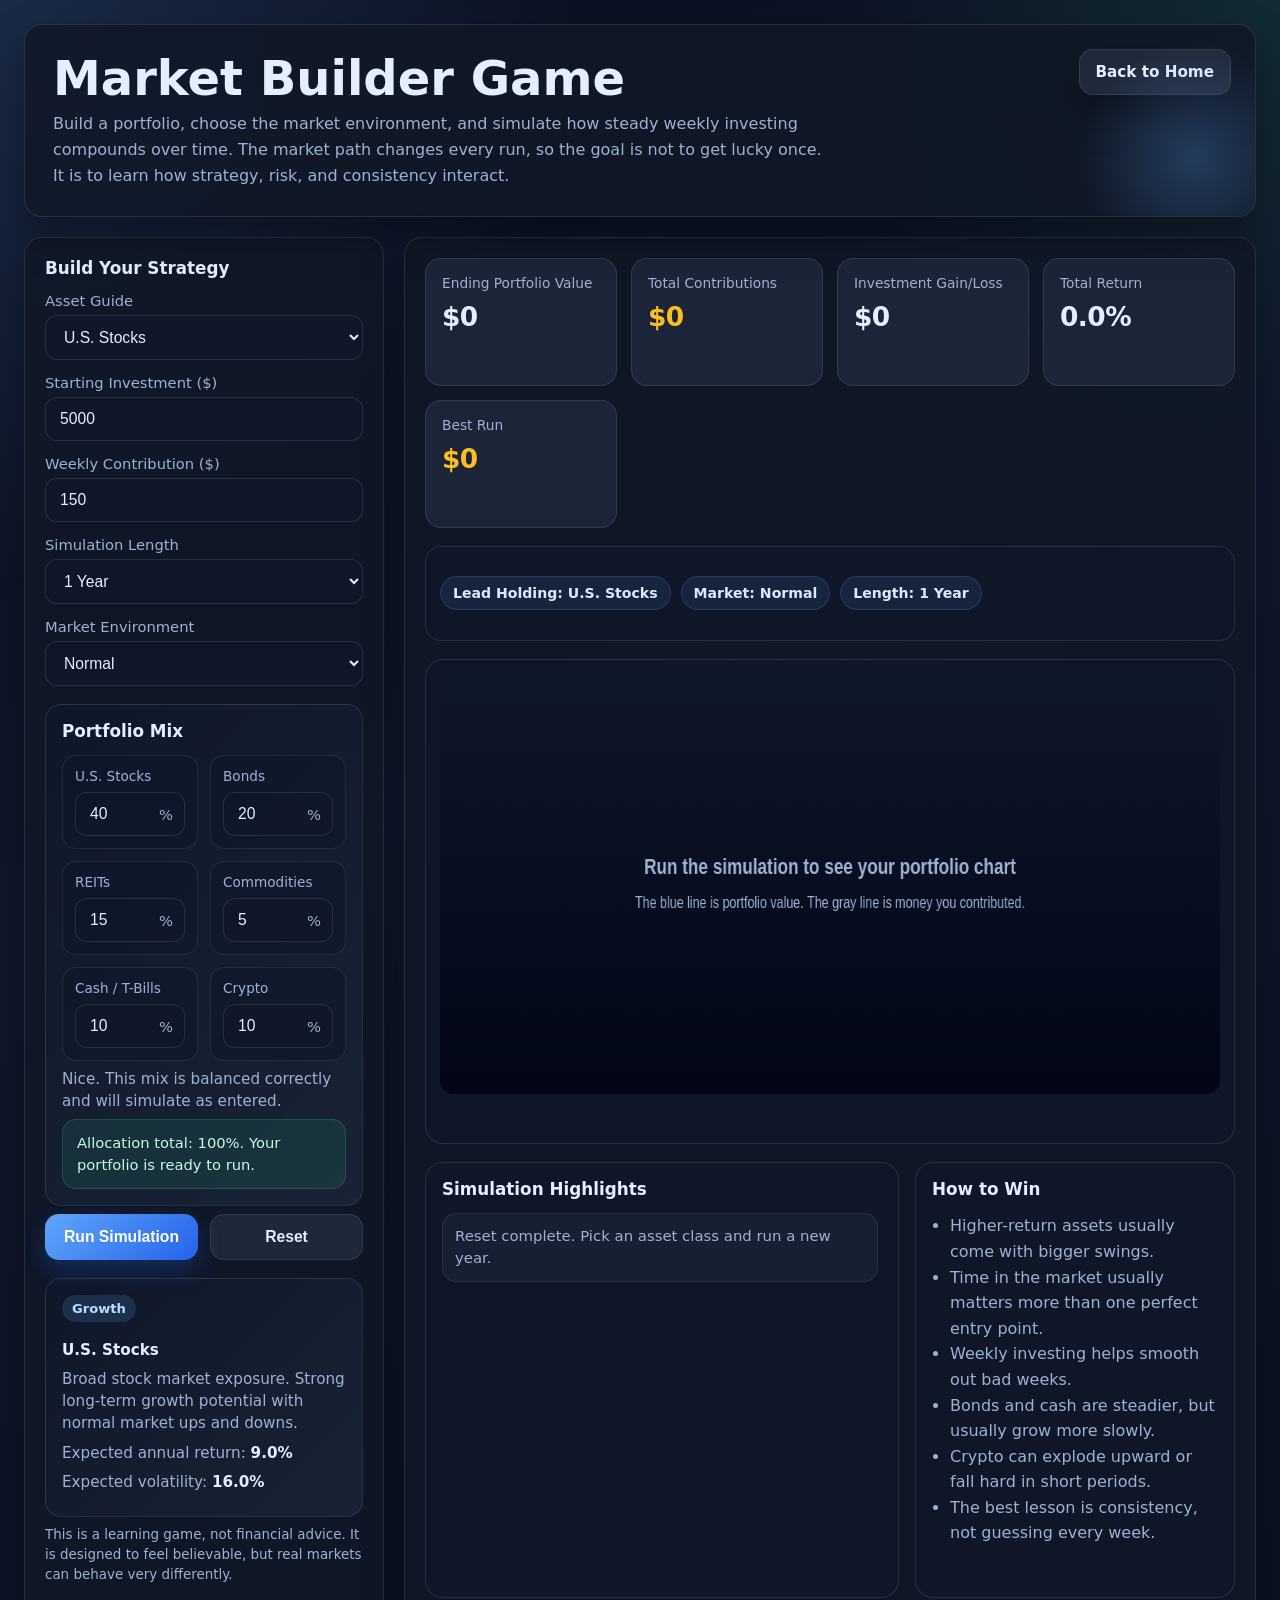
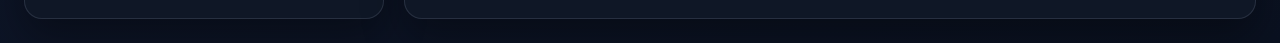
<file: AI.html>
<!DOCTYPE html>
<html lang="en">
<head>
  <meta charset="UTF-8" />
  <meta name="viewport" content="width=device-width, initial-scale=1.0" />
  <title>Market Builder Game</title>
  <style>
    :root {
      --bg: #0b1020;
      --panel: rgba(17, 24, 39, 0.88);
      --panel-2: rgba(30, 41, 59, 0.85);
      --text: #e5eefc;
      --muted: #9fb1d1;
      --accent: #60a5fa;
      --accent-2: #34d399;
      --danger: #f87171;
      --gold: #fbbf24;
      --border: rgba(148, 163, 184, 0.18);
      --shadow: 0 18px 40px rgba(0, 0, 0, 0.35);
      --radius: 18px;
    }

    * { box-sizing: border-box; }

    body {
      margin: 0;
      font-family: Inter, system-ui, -apple-system, BlinkMacSystemFont, "Segoe UI", sans-serif;
      color: var(--text);
      background:
        radial-gradient(circle at top left, rgba(96, 165, 250, 0.18), transparent 28%),
        radial-gradient(circle at top right, rgba(52, 211, 153, 0.12), transparent 22%),
        linear-gradient(160deg, #0b1020 0%, #10182d 45%, #0a1120 100%);
      min-height: 100vh;
      padding: 24px;
    }

    .app {
      max-width: 1280px;
      margin: 0 auto;
      display: grid;
      gap: 20px;
    }

    .hero {
      background: linear-gradient(135deg, rgba(15, 23, 42, 0.9), rgba(30, 41, 59, 0.8));
      border: 1px solid var(--border);
      border-radius: 24px;
      padding: 28px;
      box-shadow: var(--shadow);
      overflow: hidden;
      position: relative;
    }

    .hero::after {
      content: "";
      position: absolute;
      right: -60px;
      bottom: -60px;
      width: 240px;
      height: 240px;
      border-radius: 50%;
      background: radial-gradient(circle, rgba(96, 165, 250, 0.25), transparent 68%);
      pointer-events: none;
    }

    .hero-link {
      position: absolute;
      top: 24px;
      right: 24px;
      display: inline-flex;
      align-items: center;
      justify-content: center;
      min-height: 46px;
      padding: 0 16px;
      border-radius: 14px;
      background: rgba(148, 163, 184, 0.12);
      color: var(--text);
      border: 1px solid rgba(148, 163, 184, 0.16);
      box-shadow: var(--shadow);
      font-size: 0.95rem;
      font-weight: 700;
      text-decoration: none;
      transition: transform 0.15s ease, opacity 0.15s ease, box-shadow 0.15s ease;
    }

    .hero-link:hover { transform: translateY(-1px); }
    .hero-link:active { transform: translateY(1px); }

    h1 {
      margin: 0 0 8px;
      font-size: 2.6rem;
      font-size: clamp(2rem, 4vw, 3rem);
      line-height: 1.05;
    }

    .subtitle {
      margin: 0;
      max-width: 780px;
      color: var(--muted);
      font-size: 1rem;
      line-height: 1.6;
    }

    .content {
      display: grid;
      grid-template-columns: 360px 1fr;
      gap: 20px;
    }

    .panel {
      background: var(--panel);
      border: 1px solid var(--border);
      border-radius: var(--radius);
      box-shadow: var(--shadow);
    }

    .controls {
      padding: 20px;
    }

    .section-title {
      margin: 0 0 14px;
      font-size: 1.05rem;
    }

    .grid {
      display: grid;
      gap: 14px;
    }

    .allocation-grid {
      display: grid;
      grid-template-columns: repeat(2, minmax(0, 1fr));
      gap: 12px;
    }

    .mini-field {
      padding: 12px;
      border-radius: 14px;
      background: rgba(15, 23, 42, 0.58);
      border: 1px solid rgba(148, 163, 184, 0.14);
    }

    .mini-field label {
      margin-bottom: 8px;
      font-size: 0.85rem;
    }

    .suffix-input {
      position: relative;
    }

    .suffix-input input {
      padding-right: 36px;
    }

    .suffix {
      position: absolute;
      right: 12px;
      top: 50%;
      transform: translateY(-50%);
      color: var(--muted);
      font-size: 0.92rem;
      pointer-events: none;
    }

    label {
      display: block;
      font-size: 0.92rem;
      color: var(--muted);
      margin-bottom: 6px;
    }

    input, select {
      width: 100%;
      padding: 12px 14px;
      border-radius: 12px;
      border: 1px solid rgba(148, 163, 184, 0.18);
      background: rgba(15, 23, 42, 0.88);
      color: var(--text);
      outline: none;
      font-size: 0.98rem;
      transition: border-color 0.15s ease, transform 0.15s ease;
    }

    input:focus, select:focus {
      border-color: rgba(96, 165, 250, 0.8);
      transform: translateY(-1px);
    }

    .button-row {
      display: grid;
      grid-template-columns: 1fr 1fr;
      gap: 12px;
      margin-top: 8px;
    }

    button {
      border: none;
      border-radius: 14px;
      padding: 13px 16px;
      font-size: 0.98rem;
      font-weight: 700;
      cursor: pointer;
      transition: transform 0.15s ease, opacity 0.15s ease, box-shadow 0.15s ease;
    }

    button:hover { transform: translateY(-1px); }
    button:active { transform: translateY(1px); }

    .primary {
      background: linear-gradient(135deg, var(--accent), #2563eb);
      color: white;
      box-shadow: 0 10px 24px rgba(37, 99, 235, 0.28);
    }

    .secondary {
      background: rgba(148, 163, 184, 0.12);
      color: var(--text);
      border: 1px solid rgba(148, 163, 184, 0.16);
    }

    .asset-info {
      margin-top: 18px;
      padding: 16px;
      border-radius: 16px;
      background: linear-gradient(135deg, rgba(15, 23, 42, 0.9), rgba(30, 41, 59, 0.7));
      border: 1px solid rgba(148, 163, 184, 0.16);
    }

    .asset-badge {
      display: inline-block;
      padding: 6px 10px;
      border-radius: 999px;
      font-size: 0.82rem;
      font-weight: 700;
      margin-bottom: 10px;
      background: rgba(96, 165, 250, 0.16);
      color: #bfdbfe;
    }

    .asset-info p {
      margin: 7px 0;
      color: var(--muted);
      line-height: 1.45;
      font-size: 0.95rem;
    }

    .main {
      padding: 20px;
      display: grid;
      gap: 18px;
    }

    .cards {
      display: grid;
      grid-template-columns: repeat(auto-fit, minmax(180px, 1fr));
      gap: 14px;
    }

    .card {
      background: var(--panel-2);
      border: 1px solid var(--border);
      border-radius: 16px;
      padding: 16px;
      min-height: 110px;
    }

    .card-label {
      color: var(--muted);
      font-size: 0.86rem;
      margin-bottom: 10px;
    }

    .card-value {
      font-size: 1.65rem;
      font-weight: 800;
      letter-spacing: -0.02em;
    }

    .green { color: var(--accent-2); }
    .red { color: var(--danger); }
    .gold { color: var(--gold); }

    .scenario-strip {
      display: flex;
      flex-wrap: wrap;
      gap: 10px;
      align-items: center;
      padding: 12px 14px;
      border-radius: 16px;
      background: rgba(15, 23, 42, 0.72);
      border: 1px solid var(--border);
    }

    .scenario-pill {
      padding: 8px 12px;
      border-radius: 999px;
      background: rgba(96, 165, 250, 0.1);
      border: 1px solid rgba(96, 165, 250, 0.18);
      color: #dbeafe;
      font-size: 0.88rem;
      font-weight: 700;
    }

    .status-banner {
      padding: 12px 14px;
      border-radius: 14px;
      border: 1px solid rgba(52, 211, 153, 0.2);
      background: rgba(52, 211, 153, 0.1);
      color: #c7f9e8;
      font-size: 0.92rem;
      line-height: 1.5;
    }

    .status-banner.invalid {
      border-color: rgba(248, 113, 113, 0.25);
      background: rgba(248, 113, 113, 0.1);
      color: #fecaca;
    }

    .chart-wrap {
      background: rgba(15, 23, 42, 0.75);
      border: 1px solid var(--border);
      border-radius: 18px;
      padding: 14px;
    }

    canvas {
      width: 100%;
      height: 420px;
      display: block;
      border-radius: 14px;
      background: linear-gradient(180deg, rgba(15, 23, 42, 0.75), rgba(2, 6, 23, 0.9));
    }

    .lower-grid {
      display: grid;
      grid-template-columns: 1fr 320px;
      gap: 16px;
    }

    .log, .tips {
      background: rgba(15, 23, 42, 0.78);
      border: 1px solid var(--border);
      border-radius: 18px;
      padding: 16px;
    }

    .log-list {
      max-height: 240px;
      overflow: auto;
      display: grid;
      gap: 10px;
      padding-right: 4px;
    }

    .log-item {
      border: 1px solid rgba(148, 163, 184, 0.12);
      background: rgba(30, 41, 59, 0.6);
      border-radius: 14px;
      padding: 12px;
      line-height: 1.45;
      color: var(--muted);
      font-size: 0.93rem;
    }

    .tips ul {
      margin: 8px 0 0;
      padding-left: 18px;
      color: var(--muted);
      line-height: 1.6;
    }

    .tiny {
      color: var(--muted);
      font-size: 0.84rem;
      margin-top: 8px;
      line-height: 1.5;
    }

    @media (max-width: 1050px) {
      .content,
      .lower-grid {
        grid-template-columns: 1fr;
      }

      .cards {
        grid-template-columns: repeat(2, minmax(0, 1fr));
      }
    }

    @media (max-width: 640px) {
      body { padding: 14px; }
      .hero, .controls, .main { padding: 16px; }
      .cards { grid-template-columns: 1fr; }
      .button-row { grid-template-columns: 1fr; }
      canvas { height: 320px; }
      .hero-link {
        top: 16px;
        right: 16px;
      }
    }
  </style>
</head>
<body>
  <div class="app">
    <section class="hero panel">
      <a class="hero-link" href="index.html">Back to Home</a>
      <h1>Market Builder Game</h1>
      <p class="subtitle">
        Build a portfolio, choose the market environment, and simulate how steady weekly investing compounds over time.
        The market path changes every run, so the goal is not to get lucky once. It is to learn how strategy, risk, and consistency interact.
      </p>
    </section>

    <section class="content">
      <aside class="panel controls">
        <h2 class="section-title">Build Your Strategy</h2>
        <div class="grid">
          <div>
            <label for="asset">Asset Guide</label>
            <select id="asset"></select>
          </div>

          <div>
            <label for="initialInvestment">Starting Investment ($)</label>
            <input id="initialInvestment" type="number" min="0" step="100" value="5000" />
          </div>

          <div>
            <label for="weeklyContribution">Weekly Contribution ($)</label>
            <input id="weeklyContribution" type="number" min="0" step="10" value="150" />
          </div>

          <div>
            <label for="simulationLength">Simulation Length</label>
            <select id="simulationLength">
              <option value="1" selected>1 Year</option>
              <option value="3">3 Years</option>
              <option value="5">5 Years</option>
            </select>
          </div>

          <div>
            <label for="marketMood">Market Environment</label>
            <select id="marketMood">
              <option value="normal" selected>Normal</option>
              <option value="bull">Bull Market</option>
              <option value="bear">Bear Market</option>
              <option value="volatile">High Volatility</option>
            </select>
          </div>
        </div>

        <div class="asset-info">
          <h3 class="section-title">Portfolio Mix</h3>
          <div class="allocation-grid">
            <div class="mini-field">
              <label for="alloc-usStocks">U.S. Stocks</label>
              <div class="suffix-input">
                <input id="alloc-usStocks" type="number" min="0" max="100" step="1" value="40" />
                <span class="suffix">%</span>
              </div>
            </div>
            <div class="mini-field">
              <label for="alloc-bonds">Bonds</label>
              <div class="suffix-input">
                <input id="alloc-bonds" type="number" min="0" max="100" step="1" value="20" />
                <span class="suffix">%</span>
              </div>
            </div>
            <div class="mini-field">
              <label for="alloc-reits">REITs</label>
              <div class="suffix-input">
                <input id="alloc-reits" type="number" min="0" max="100" step="1" value="15" />
                <span class="suffix">%</span>
              </div>
            </div>
            <div class="mini-field">
              <label for="alloc-commodities">Commodities</label>
              <div class="suffix-input">
                <input id="alloc-commodities" type="number" min="0" max="100" step="1" value="5" />
                <span class="suffix">%</span>
              </div>
            </div>
            <div class="mini-field">
              <label for="alloc-cash">Cash / T-Bills</label>
              <div class="suffix-input">
                <input id="alloc-cash" type="number" min="0" max="100" step="1" value="10" />
                <span class="suffix">%</span>
              </div>
            </div>
            <div class="mini-field">
              <label for="alloc-crypto">Crypto</label>
              <div class="suffix-input">
                <input id="alloc-crypto" type="number" min="0" max="100" step="1" value="10" />
                <span class="suffix">%</span>
              </div>
            </div>
          </div>
          <p class="tiny" id="allocationHint">Your portfolio mix should add up to 100%.</p>
          <div class="status-banner" id="allocationStatus">Allocation total: 100%. Your portfolio is ready to run.</div>
        </div>

        <div class="button-row">
          <button id="runBtn" class="primary">Run Simulation</button>
          <button id="resetBtn" class="secondary">Reset</button>
        </div>

        <div class="asset-info" id="assetInfo"></div>

        <p class="tiny">
          This is a learning game, not financial advice. It is designed to feel believable, but real markets can behave very differently.
        </p>
      </aside>

      <main class="panel main">
        <div class="cards">
          <div class="card">
            <div class="card-label">Ending Portfolio Value</div>
            <div class="card-value" id="endingValue">$0</div>
          </div>
          <div class="card">
            <div class="card-label">Total Contributions</div>
            <div class="card-value gold" id="totalContributions">$0</div>
          </div>
          <div class="card">
            <div class="card-label">Investment Gain/Loss</div>
            <div class="card-value" id="investmentGain">$0</div>
          </div>
          <div class="card">
            <div class="card-label">Total Return</div>
            <div class="card-value" id="totalReturnPct">0.0%</div>
          </div>
          <div class="card">
            <div class="card-label">Best Run</div>
            <div class="card-value gold" id="bestRun">$0</div>
          </div>
        </div>

        <div class="scenario-strip" id="scenarioStrip">
          <div class="scenario-pill">Asset: U.S. Stocks</div>
          <div class="scenario-pill">Market: Normal</div>
          <div class="scenario-pill">Length: 1 Year</div>
        </div>

        <div class="chart-wrap">
          <canvas id="chart" width="1000" height="420"></canvas>
        </div>

        <div class="lower-grid">
          <section class="log">
            <h3 class="section-title">Simulation Highlights</h3>
            <div class="log-list" id="logList"></div>
          </section>

          <section class="tips">
            <h3 class="section-title">How to Win</h3>
            <ul>
              <li>Higher-return assets usually come with bigger swings.</li>
              <li>Time in the market usually matters more than one perfect entry point.</li>
              <li>Weekly investing helps smooth out bad weeks.</li>
              <li>Bonds and cash are steadier, but usually grow more slowly.</li>
              <li>Crypto can explode upward or fall hard in short periods.</li>
              <li>The best lesson is consistency, not guessing every week.</li>
            </ul>
          </section>
        </div>
      </main>
    </section>
  </div>

  <script>
    const assets = {
      usStocks: {
        name: "U.S. Stocks",
        annualReturn: 0.09,
        annualVol: 0.16,
        description: "Broad stock market exposure. Strong long-term growth potential with normal market ups and downs.",
        color: "#60a5fa",
        badge: "Growth",
        marketBeta: 1,
      },
      bonds: {
        name: "Bonds",
        annualReturn: 0.04,
        annualVol: 0.06,
        description: "More stable than stocks. Lower expected returns, but usually smaller swings.",
        color: "#34d399",
        badge: "Income",
        marketBeta: 0.35,
      },
      crypto: {
        name: "Crypto",
        annualReturn: 0.16,
        annualVol: 0.65,
        description: "Very high risk and very high upside. The wildest asset in the game by far.",
        color: "#f59e0b",
        badge: "Speculative",
        marketBeta: 1.8,
      },
      reits: {
        name: "Real Estate / REITs",
        annualReturn: 0.07,
        annualVol: 0.18,
        description: "Real estate exposure through market-traded funds. Income and growth, with stock-like movement.",
        color: "#a78bfa",
        badge: "Real Assets",
        marketBeta: 0.9,
      },
      commodities: {
        name: "Commodities",
        annualReturn: 0.05,
        annualVol: 0.2,
        description: "Exposure to raw materials like energy, metals, and agriculture. Can be useful, but choppy.",
        color: "#f97316",
        badge: "Inflation Hedge",
        marketBeta: 0.65,
      },
      cash: {
        name: "Cash / T-Bills",
        annualReturn: 0.025,
        annualVol: 0.01,
        description: "Very steady and low risk. Good for stability, but growth is usually modest.",
        color: "#94a3b8",
        badge: "Defensive",
        marketBeta: 0.05,
      }
    };

    const moodAdjustments = {
      normal: { returnShift: 0, volMult: 1, shockChance: 0.04 },
      bull: { returnShift: 0.04, volMult: 0.95, shockChance: 0.03 },
      bear: { returnShift: -0.07, volMult: 1.2, shockChance: 0.08 },
      volatile: { returnShift: 0, volMult: 1.5, shockChance: 0.12 }
    };

    const assetSelect = document.getElementById("asset");
    const initialInvestmentInput = document.getElementById("initialInvestment");
    const weeklyContributionInput = document.getElementById("weeklyContribution");
    const simulationLengthSelect = document.getElementById("simulationLength");
    const marketMoodSelect = document.getElementById("marketMood");
    const assetInfo = document.getElementById("assetInfo");
    const runBtn = document.getElementById("runBtn");
    const resetBtn = document.getElementById("resetBtn");
    const logList = document.getElementById("logList");
    const scenarioStrip = document.getElementById("scenarioStrip");
    const allocationHint = document.getElementById("allocationHint");
    const allocationStatus = document.getElementById("allocationStatus");

    const endingValueEl = document.getElementById("endingValue");
    const totalContributionsEl = document.getElementById("totalContributions");
    const investmentGainEl = document.getElementById("investmentGain");
    const totalReturnPctEl = document.getElementById("totalReturnPct");
    const bestRunEl = document.getElementById("bestRun");

    const canvas = document.getElementById("chart");
    const ctx = canvas.getContext("2d");

    const allocationKeys = ["usStocks", "bonds", "reits", "commodities", "cash", "crypto"];
    const allocationInputs = Object.fromEntries(
      allocationKeys.map(key => [key, document.getElementById(`alloc-${key}`)])
    );

    let state = {
      weeks: [],
      values: [],
      contributed: [],
      returns: [],
      events: [],
      years: 1,
      mix: {}
    };

    function formatMoney(value) {
      return new Intl.NumberFormat("en-US", {
        style: "currency",
        currency: "USD",
        maximumFractionDigits: 0
      }).format(value);
    }

    function formatPct(value) {
      return `${value.toFixed(1)}%`;
    }

    function populateAssets() {
      Object.entries(assets).forEach(([key, asset]) => {
        const option = document.createElement("option");
        option.value = key;
        option.textContent = asset.name;
        assetSelect.appendChild(option);
      });
      assetSelect.value = "usStocks";
      renderAssetInfo();
    }

    function renderAssetInfo() {
      const asset = assets[assetSelect.value];
      assetInfo.innerHTML = `
        <div class="asset-badge">${asset.badge}</div>
        <p><strong style="color: var(--text)">${asset.name}</strong></p>
        <p>${asset.description}</p>
        <p>Expected annual return: <strong style="color: var(--text)">${(asset.annualReturn * 100).toFixed(1)}%</strong></p>
        <p>Expected volatility: <strong style="color: var(--text)">${(asset.annualVol * 100).toFixed(1)}%</strong></p>
      `;
      renderScenarioStrip();
    }

    function getAllocations() {
      const raw = {};
      let total = 0;

      allocationKeys.forEach(key => {
        const value = Math.max(0, Number(allocationInputs[key].value) || 0);
        raw[key] = value;
        total += value;
      });

      const normalized = {};
      allocationKeys.forEach(key => {
        normalized[key] = total > 0 ? raw[key] / total : 0;
      });

      return {
        raw,
        normalized,
        total,
        valid: total === 100
      };
    }

    function updateAllocationStatus() {
      const allocationData = getAllocations();
      const total = allocationData.total;
      const difference = 100 - total;

      if (allocationData.valid) {
        allocationStatus.className = "status-banner";
        allocationStatus.textContent = "Allocation total: 100%. Your portfolio is ready to run.";
        allocationHint.textContent = "Nice. This mix is balanced correctly and will simulate as entered.";
      } else {
        allocationStatus.className = "status-banner invalid";
        allocationStatus.textContent = `Allocation total: ${total}%. ${difference > 0 ? `Add ${difference}% more.` : `Reduce by ${Math.abs(difference)}%.`}`;
        allocationHint.textContent = "Tip: keep the total at exactly 100% so your portfolio mix is intentional.";
      }
    }

    function renderScenarioStrip() {
      const moodLabel = marketMoodSelect.options[marketMoodSelect.selectedIndex].text;
      const years = Number(simulationLengthSelect.value) || 1;
      const yearLabel = `${years} Year${years > 1 ? "s" : ""}`;
      const allocationData = getAllocations();
      const topAssetKey = allocationKeys.reduce((best, key) => {
        if (!best) return key;
        return allocationData.raw[key] > allocationData.raw[best] ? key : best;
      }, "usStocks");
      const topAsset = assets[topAssetKey];

      scenarioStrip.innerHTML = `
        <div class="scenario-pill">Lead Holding: ${topAsset.name}</div>
        <div class="scenario-pill">Market: ${moodLabel}</div>
        <div class="scenario-pill">Length: ${yearLabel}</div>
      `;
    }

    function randomNormal() {
      let u = 0, v = 0;
      while (u === 0) u = Math.random();
      while (v === 0) v = Math.random();
      return Math.sqrt(-2.0 * Math.log(u)) * Math.cos(2.0 * Math.PI * v);
    }

    function simulateYear() {
      const mood = moodAdjustments[marketMoodSelect.value];
      const initialInvestment = Math.max(0, Number(initialInvestmentInput.value) || 0);
      const weeklyContribution = Math.max(0, Number(weeklyContributionInput.value) || 0);
      const years = Math.max(1, Number(simulationLengthSelect.value) || 1);
      const totalWeeks = years * 52;
      const allocationData = getAllocations();

      if (!allocationData.valid) {
        updateAllocationStatus();
        logList.innerHTML = "<div class='log-item'>Your allocation mix has to total 100% before the simulation can run.</div>";
        return;
      }

      const holdings = {};
      allocationKeys.forEach(key => {
        holdings[key] = initialInvestment * allocationData.normalized[key];
      });

      let portfolio = initialInvestment;
      let contributed = initialInvestment;

      const weeks = [0];
      const values = [portfolio];
      const contributedLine = [contributed];
      const returns = [0];
      const events = [];

      for (let week = 1; week <= totalWeeks; week++) {
        allocationKeys.forEach(key => {
          holdings[key] += weeklyContribution * allocationData.normalized[key];
        });
        contributed += weeklyContribution;
        const marketShock = Math.random() < mood.shockChance
          ? (Math.random() < 0.48 ? -1 : 1) * (0.01 + Math.random() * 0.05)
          : 0;

        let weeklyReturn = 0;
        let eventText = "";
        let bestMover = { key: "cash", value: -Infinity };
        let worstMover = { key: "cash", value: Infinity };

        allocationKeys.forEach(key => {
          const asset = assets[key];
          const annualReturn = asset.annualReturn + mood.returnShift;
          const annualVol = asset.annualVol * mood.volMult;
          const weeklyDrift = annualReturn / 52;
          const weeklyVol = annualVol / Math.sqrt(52);
          const idiosyncraticShockChance = 0.015 + (asset.annualVol * 0.05);
          const idiosyncraticShock =
            Math.random() < idiosyncraticShockChance
              ? (Math.random() < 0.5 ? -1 : 1) * (asset.annualVol * (0.04 + Math.random() * 0.08))
              : 0;

          const assetReturn = Math.max(
            weeklyDrift + randomNormal() * weeklyVol + (marketShock * asset.marketBeta) + idiosyncraticShock,
            -0.85
          );

          holdings[key] *= (1 + assetReturn);
          weeklyReturn += assetReturn * allocationData.normalized[key];

          if (assetReturn > bestMover.value) bestMover = { key, value: assetReturn };
          if (assetReturn < worstMover.value) worstMover = { key, value: assetReturn };
        });

        portfolio = Object.values(holdings).reduce((sum, value) => sum + value, 0);

        weeks.push(week);
        values.push(portfolio);
        contributedLine.push(contributed);
        returns.push(weeklyReturn);

        if (marketShock !== 0) {
          eventText = `Week ${week}: A broad market shock hit. ${assets[bestMover.key].name} moved ${formatPct(bestMover.value * 100)}, while ${assets[worstMover.key].name} moved ${formatPct(worstMover.value * 100)}.`;
        } else if (weeklyReturn >= 0.03) {
          eventText = `Week ${week}: Strong week. Your mix gained ${formatPct(weeklyReturn * 100)} with ${assets[bestMover.key].name} leading the move.`;
        } else if (weeklyReturn <= -0.03) {
          eventText = `Week ${week}: Rough week. Your mix fell ${formatPct(Math.abs(weeklyReturn * 100))}, led lower by ${assets[worstMover.key].name}.`;
        } else if (week % 13 === 0) {
          eventText = `Week ${week}: You stayed disciplined and added ${formatMoney(weeklyContribution)}. Portfolio value is now ${formatMoney(portfolio)}.`;
        }

        if (eventText) events.push({ week, text: eventText });
      }

      state = { weeks, values, contributed: contributedLine, returns, events, years, mix: allocationData.raw };
      updateSummary();
      renderScenarioStrip();
      drawChart();
      renderLog();
    }

    function updateSummary() {
      const finalValue = state.values[state.values.length - 1] || 0;
      const totalContributed = state.contributed[state.contributed.length - 1] || 0;
      const gain = finalValue - totalContributed;
      const totalReturn = totalContributed > 0 ? (gain / totalContributed) * 100 : 0;
      const bestRun = Math.max(finalValue, Number(localStorage.getItem("market-builder-best-run") || 0));

      endingValueEl.textContent = formatMoney(finalValue);
      totalContributionsEl.textContent = formatMoney(totalContributed);
      investmentGainEl.textContent = `${gain >= 0 ? "+" : "-"}${formatMoney(Math.abs(gain))}`;
      totalReturnPctEl.textContent = `${totalReturn >= 0 ? "+" : ""}${formatPct(totalReturn)}`;
      bestRunEl.textContent = formatMoney(bestRun);

      investmentGainEl.className = `card-value ${gain >= 0 ? "green" : "red"}`;
      totalReturnPctEl.className = `card-value ${totalReturn >= 0 ? "green" : "red"}`;
      localStorage.setItem("market-builder-best-run", String(bestRun));
    }

    function drawRoundedRect(x, y, width, height, radius) {
      ctx.beginPath();
      ctx.moveTo(x + radius, y);
      ctx.lineTo(x + width - radius, y);
      ctx.quadraticCurveTo(x + width, y, x + width, y + radius);
      ctx.lineTo(x + width, y + height - radius);
      ctx.quadraticCurveTo(x + width, y + height, x + width - radius, y + height);
      ctx.lineTo(x + radius, y + height);
      ctx.quadraticCurveTo(x, y + height, x, y + height - radius);
      ctx.lineTo(x, y + radius);
      ctx.quadraticCurveTo(x, y, x + radius, y);
      ctx.closePath();
    }

    function drawChart() {
      const { weeks, values, contributed } = state;
      const asset = assets[assetSelect.value];
      const totalWeeks = Math.max(52, state.years * 52);

      ctx.clearRect(0, 0, canvas.width, canvas.height);

      drawRoundedRect(0, 0, canvas.width, canvas.height, 18);
      const bg = ctx.createLinearGradient(0, 0, 0, canvas.height);
      bg.addColorStop(0, "rgba(15,23,42,1)");
      bg.addColorStop(1, "rgba(2,6,23,1)");
      ctx.fillStyle = bg;
      ctx.fill();

      if (weeks.length <= 1) {
        ctx.fillStyle = "#9fb1d1";
        ctx.font = "600 22px Inter, sans-serif";
        ctx.textAlign = "center";
        ctx.fillText("Run the simulation to see your portfolio chart", canvas.width / 2, canvas.height / 2 - 10);
        ctx.font = "16px Inter, sans-serif";
        ctx.fillText("The blue line is portfolio value. The gray line is money you contributed.", canvas.width / 2, canvas.height / 2 + 24);
        return;
      }

      const padding = { top: 35, right: 28, bottom: 48, left: 78 };
      const chartW = canvas.width - padding.left - padding.right;
      const chartH = canvas.height - padding.top - padding.bottom;
      const maxY = Math.max(...values, ...contributed) * 1.08;
      const minY = Math.min(0, ...values, ...contributed) * 0.98;

      const x = week => padding.left + (week / totalWeeks) * chartW;
      const y = value => padding.top + (1 - (value - minY) / (maxY - minY || 1)) * chartH;

      ctx.strokeStyle = "rgba(148,163,184,0.18)";
      ctx.lineWidth = 1;
      for (let i = 0; i <= 5; i++) {
        const yy = padding.top + (chartH / 5) * i;
        ctx.beginPath();
        ctx.moveTo(padding.left, yy);
        ctx.lineTo(padding.left + chartW, yy);
        ctx.stroke();
      }

      ctx.fillStyle = "#9fb1d1";
      ctx.font = "12px Inter, sans-serif";
      ctx.textAlign = "right";
      ctx.textBaseline = "middle";
      for (let i = 0; i <= 5; i++) {
        const value = maxY - ((maxY - minY) / 5) * i;
        const yy = padding.top + (chartH / 5) * i;
        ctx.fillText(formatMoney(value), padding.left - 10, yy);
      }

      ctx.textAlign = "center";
      ctx.textBaseline = "top";
      for (let i = 0; i <= 4; i++) {
        const week = Math.round((totalWeeks / 4) * i);
        ctx.fillText(`Wk ${week}`, x(week), padding.top + chartH + 10);
      }
      ctx.fillText(`Wk ${totalWeeks}`, x(totalWeeks), padding.top + chartH + 10);

      ctx.beginPath();
      contributed.forEach((value, index) => {
        const px = x(weeks[index]);
        const py = y(value);
        if (index === 0) ctx.moveTo(px, py);
        else ctx.lineTo(px, py);
      });
      ctx.strokeStyle = "rgba(148,163,184,0.95)";
      ctx.lineWidth = 3;
      ctx.stroke();

      const areaGradient = ctx.createLinearGradient(0, padding.top, 0, padding.top + chartH);
      areaGradient.addColorStop(0, "rgba(96,165,250,0.35)");
      areaGradient.addColorStop(1, "rgba(96,165,250,0.02)");

      ctx.beginPath();
      values.forEach((value, index) => {
        const px = x(weeks[index]);
        const py = y(value);
        if (index === 0) ctx.moveTo(px, py);
        else ctx.lineTo(px, py);
      });
      ctx.lineTo(x(totalWeeks), y(minY));
      ctx.lineTo(x(0), y(minY));
      ctx.closePath();
      ctx.fillStyle = areaGradient;
      ctx.fill();

      ctx.beginPath();
      values.forEach((value, index) => {
        const px = x(weeks[index]);
        const py = y(value);
        if (index === 0) ctx.moveTo(px, py);
        else ctx.lineTo(px, py);
      });
      ctx.strokeStyle = asset.color;
      ctx.lineWidth = 4;
      ctx.stroke();

      const lastX = x(totalWeeks);
      const lastY = y(values[values.length - 1]);
      ctx.beginPath();
      ctx.arc(lastX, lastY, 5.5, 0, Math.PI * 2);
      ctx.fillStyle = asset.color;
      ctx.fill();
      ctx.strokeStyle = "white";
      ctx.lineWidth = 2;
      ctx.stroke();

      ctx.textAlign = "left";
      ctx.textBaseline = "middle";
      ctx.font = "13px Inter, sans-serif";
      ctx.fillStyle = asset.color;
      ctx.fillRect(padding.left, 14, 14, 4);
      ctx.fillStyle = "#e5eefc";
      ctx.fillText("Portfolio Value", padding.left + 22, 16);
      ctx.fillStyle = "rgba(148,163,184,0.95)";
      ctx.fillRect(padding.left + 146, 14, 14, 4);
      ctx.fillStyle = "#e5eefc";
      ctx.fillText("Total Contributions", padding.left + 168, 16);
    }

    function renderLog() {
      logList.innerHTML = "";
      const events = [...state.events];
      const finalValue = state.values[state.values.length - 1] || 0;
      const totalContributed = state.contributed[state.contributed.length - 1] || 0;
      const gain = finalValue - totalContributed;
      const years = state.years || 1;
      const mixSummary = allocationKeys
        .filter(key => (state.mix[key] || 0) > 0)
        .sort((a, b) => (state.mix[b] || 0) - (state.mix[a] || 0))
        .slice(0, 3)
        .map(key => `${assets[key].name} ${state.mix[key]}%`)
        .join(", ");

      events.unshift({
        week: 0,
        text: `You started with ${formatMoney(Number(initialInvestmentInput.value) || 0)} and added ${formatMoney(Number(weeklyContributionInput.value) || 0)} every week for ${years} year${years > 1 ? "s" : ""}. Core mix: ${mixSummary}.`
      });
      events.push({
        week: years * 52,
        text: `Simulation complete. You finished with ${formatMoney(finalValue)} on ${formatMoney(totalContributed)} invested, for a ${gain >= 0 ? "gain" : "loss"} of ${formatMoney(Math.abs(gain))}.`
      });

      events.slice(0, 12).forEach(event => {
        const item = document.createElement("div");
        item.className = "log-item";
        item.textContent = event.text;
        logList.appendChild(item);
      });
    }

    function resetGame() {
      state = { weeks: [], values: [], contributed: [], returns: [], events: [], years: Number(simulationLengthSelect.value) || 1 };
      endingValueEl.textContent = "$0";
      totalContributionsEl.textContent = "$0";
      investmentGainEl.textContent = "$0";
      totalReturnPctEl.textContent = "0.0%";
      bestRunEl.textContent = formatMoney(Number(localStorage.getItem("market-builder-best-run") || 0));
      investmentGainEl.className = "card-value";
      totalReturnPctEl.className = "card-value";
      logList.innerHTML = "<div class='log-item'>Reset complete. Pick an asset class and run a new year.</div>";
      updateAllocationStatus();
      renderScenarioStrip();
      drawChart();
    }

    assetSelect.addEventListener("change", renderAssetInfo);
    marketMoodSelect.addEventListener("change", renderScenarioStrip);
    simulationLengthSelect.addEventListener("change", resetGame);
    runBtn.addEventListener("click", simulateYear);
    resetBtn.addEventListener("click", resetGame);
    Object.values(allocationInputs).forEach(input => {
      input.addEventListener("input", () => {
        updateAllocationStatus();
        renderScenarioStrip();
      });
    });

    populateAssets();
    resetGame();
  </script>
</body>
</html>
</file>
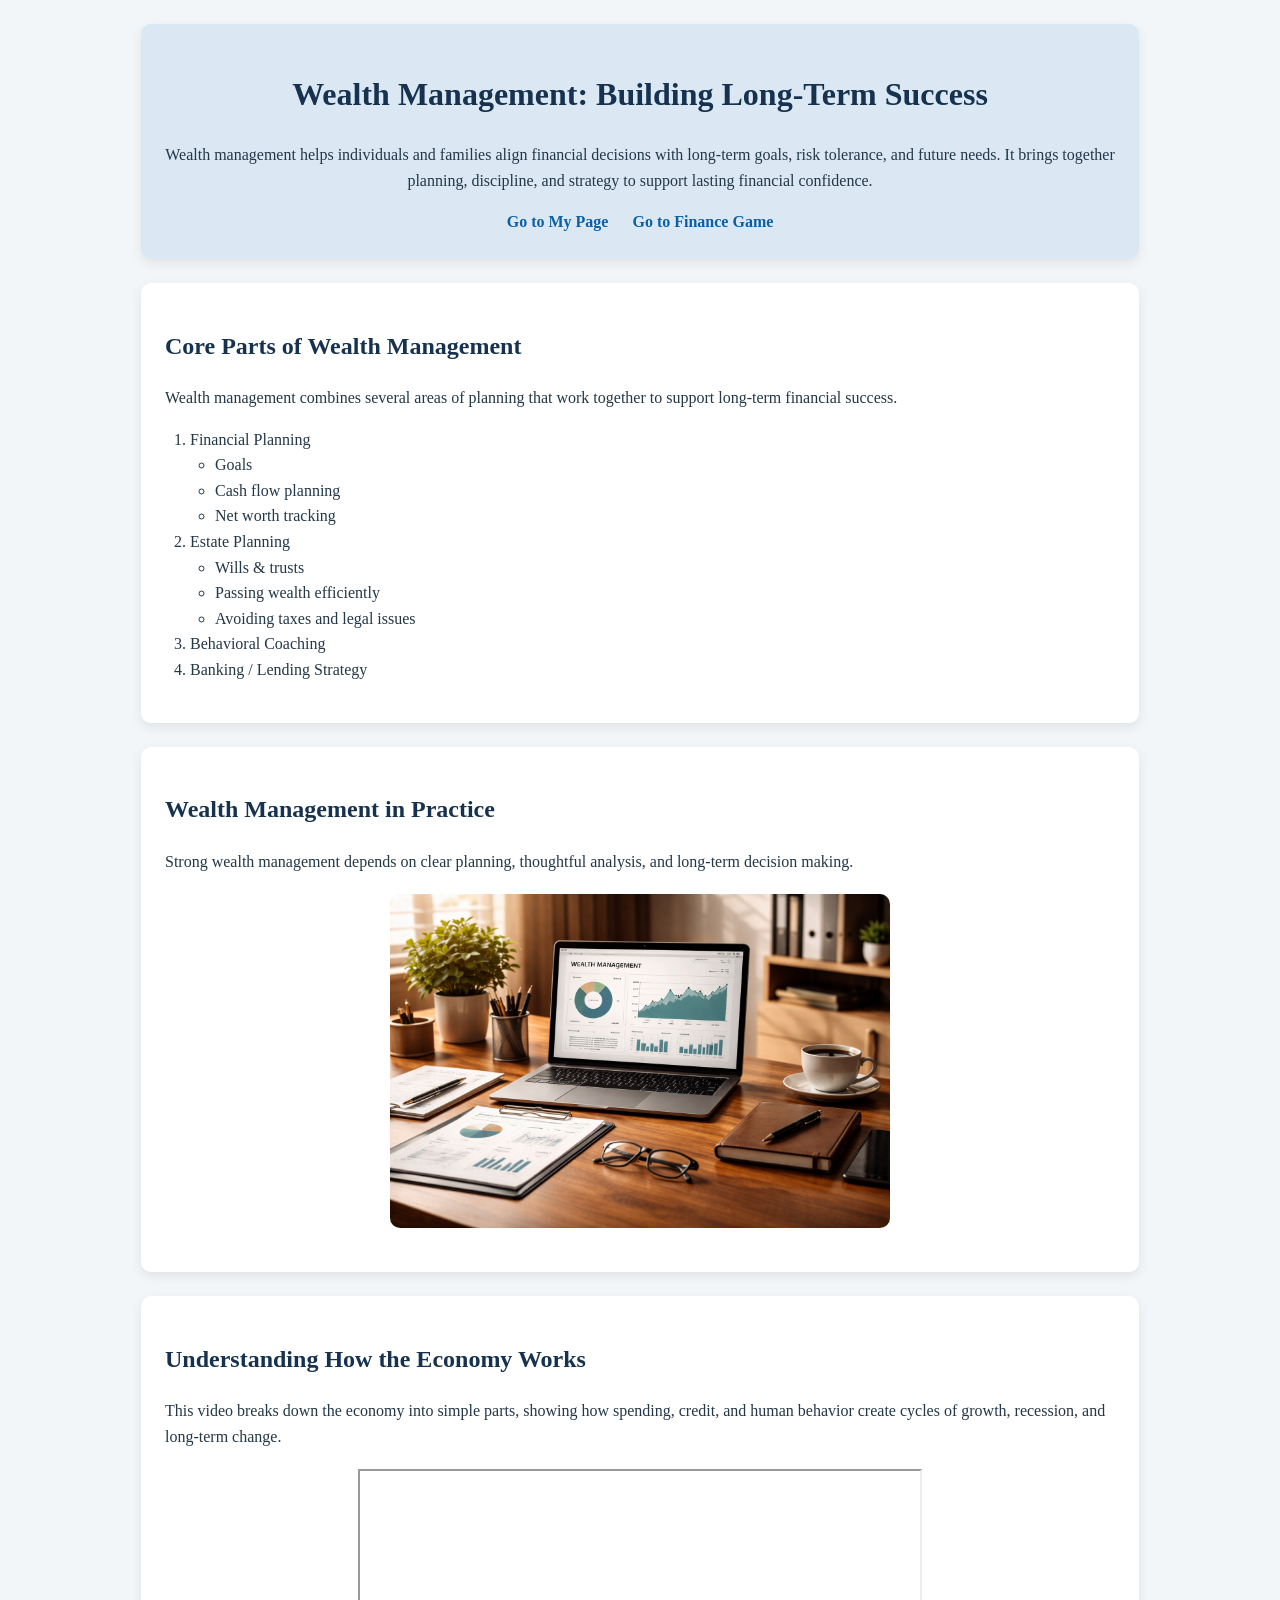
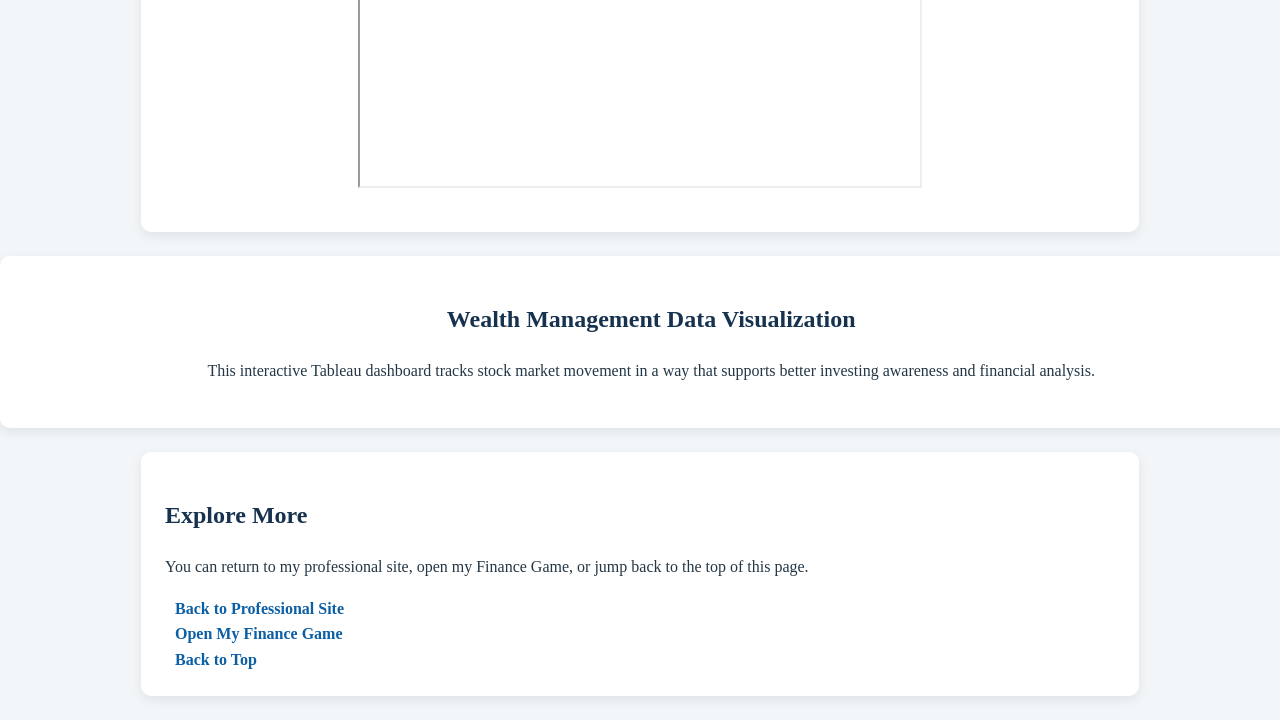
<file: fromScratch.html>
<!DOCTYPE html>
<html lang="en">
<head>
    <meta charset="UTF-8">
    <meta name="viewport" content="width=device-width, initial-scale=1.0">
    <title>Wealth Management From Scratch</title>
    <link rel="stylesheet" href="css/myStyles.css">
</head>
<body>
    <div id="top" class="content-section">
        <h1>Wealth Management: Building Long-Term Success</h1>
    <p>
        Wealth management helps individuals and families align financial decisions
        with long-term goals, risk tolerance, and future needs. It brings together
        planning, discipline, and strategy to support lasting financial confidence.
    </p>
        <a href="index.html">Go to My Page</a>
        <a href="AI.html">Go to Finance Game</a>
    </div>
    <div class="content-section">
    <h2>Core Parts of Wealth Management</h2>
    <p>
    Wealth management combines several areas of planning that work together to support long-term financial success.
    </p>

    <ol>
        <li>Financial Planning
            <ul>
                <li>Goals</li>
                <li>Cash flow planning</li>
                <li>Net worth tracking</li>
            </ul>
        </li>
        <li>Estate Planning
            <ul>
                <li>Wills & trusts</li>
                <li>Passing wealth efficiently</li>
                <li>Avoiding taxes and legal issues</li>
            </ul>
        </li>
        <li>Behavioral Coaching</li>
        <li>Banking / Lending Strategy</li>
    </ol>
    </div>

    <div class="content-section">
    <h2>Wealth Management in Practice</h2>
    <p>
        Strong wealth management depends on clear planning, thoughtful analysis, and long-term decision making.
    </p>
    <img src="assets/img/wealth-management.png" alt="Professional wealth management planning desk setup" width="500">
    </div>
    <div class="content-section">
    <h2>Understanding How the Economy Works</h2>
    <p>
            This video breaks down the economy into simple parts, showing how spending, credit, and human behavior create cycles of growth, recession, and long-term change.
    </p>
    <iframe width="560" height="315"
        src="https://www.youtube.com/embed/PHe0bXAIuk0"
        title="YouTube video about wealth management"
        allowfullscreen>
    </iframe>
</div>

<div id="tableau-section" class="content-section">
    <h2>Wealth Management Data Visualization</h2>
    <p>
        This interactive Tableau dashboard tracks stock market movement in a way that supports better investing awareness and financial analysis.
    </p>

    <div class='tableauPlaceholder' id='viz1776491324016' style='position: relative'>
        <noscript>
            <a href='#'>
                <img alt='Dashboard 1 ' src='https://public.tableau.com/static/images/In/InteractiveStockMarketTracker/Dashboard1/1_rss.png' style='border: none' />
            </a>
        </noscript>
        <object class='tableauViz' style='display:none;'>
            <param name='host_url' value='https%3A%2F%2Fpublic.tableau.com%2F' />
            <param name='embed_code_version' value='3' />
            <param name='site_root' value='' />
            <param name='name' value='InteractiveStockMarketTracker/Dashboard1' />
            <param name='tabs' value='no' />
            <param name='toolbar' value='yes' />
            <param name='static_image' value='https://public.tableau.com/static/images/In/InteractiveStockMarketTracker/Dashboard1/1.png' />
            <param name='animate_transition' value='yes' />
            <param name='display_static_image' value='yes' />
            <param name='display_spinner' value='yes' />
            <param name='display_overlay' value='yes' />
            <param name='display_count' value='yes' />
            <param name='language' value='en-US' />
        </object>
    </div>

    <script type='text/javascript'>
        var divElement = document.getElementById('viz1776491324016');
        var vizElement = divElement.getElementsByTagName('object')[0];
        vizElement.style.width = '100%';
        vizElement.style.maxWidth = '100%';
        if (divElement.offsetWidth > 1200) {
            vizElement.style.height = '980px';
        } else if (divElement.offsetWidth > 900) {
            vizElement.style.height = '860px';
        } else if (divElement.offsetWidth > 700) {
            vizElement.style.height = '760px';
        } else {
            vizElement.style.height = '680px';
        }
        var scriptElement = document.createElement('script');
        scriptElement.src = 'https://public.tableau.com/javascripts/api/viz_v1.js';
        vizElement.parentNode.insertBefore(scriptElement, vizElement);
    </script>
</div>

<div class="content-section">
    <h2>Explore More</h2>
    <p>
        You can return to my professional site, open my Finance Game, or jump back to the top of this page.
    </p>
    <a href="index.html">Back to Professional Site</a><br>
    <a href="AI.html">Open My Finance Game</a><br>
    <a href="#top">Back to Top</a>
</div>


</body>
</html>
</file>
<file: css/myStyles.css>
body {
    background-color: #f3f6f8;
    font-family: Georgia, serif;
    color: #243746;
    margin: 0;
    line-height: 1.6;
}

.content-section {
    background-color: #ffffff;
    margin: 24px auto;
    padding: 24px;
    width: 85%;
    max-width: 950px;
    border-radius: 10px;
    box-shadow: 0 4px 12px rgba(0, 0, 0, 0.08);
}

#top {
    background-color: #dbe8f4;
    text-align: center;
}

h1, h2 {
    color: #16324f;
}

a {
    color: #0b5fa5;
    text-decoration: none;
    font-weight: bold;
    margin: 0 10px;
}

a:hover {
    text-decoration: underline;
}

img {
    display: block;
    margin: 20px auto;
    max-width: 100%;
    border-radius: 10px;
}

iframe {
    display: block;
    margin: 20px auto;
    max-width: 100%;
}

ol, ul {
    padding-left: 25px;
}

#tableau-section .tableauPlaceholder {
    background-color: transparent;
    box-shadow: none;
    margin: 20px auto 0;
    padding: 0;
    width: fit-content;
    max-width: 100%;
    overflow-x: auto;
}

#tableau-section {
    width: 98%;
    max-width: 1600px;
    text-align: center;
}

#tableau-section .tableauPlaceholder div {
    background-color: transparent !important;
    box-shadow: none !important;
    border-radius: 0 !important;
    margin: 0 !important;
    padding: 0 !important;
    max-width: 100% !important;
}
</file>
